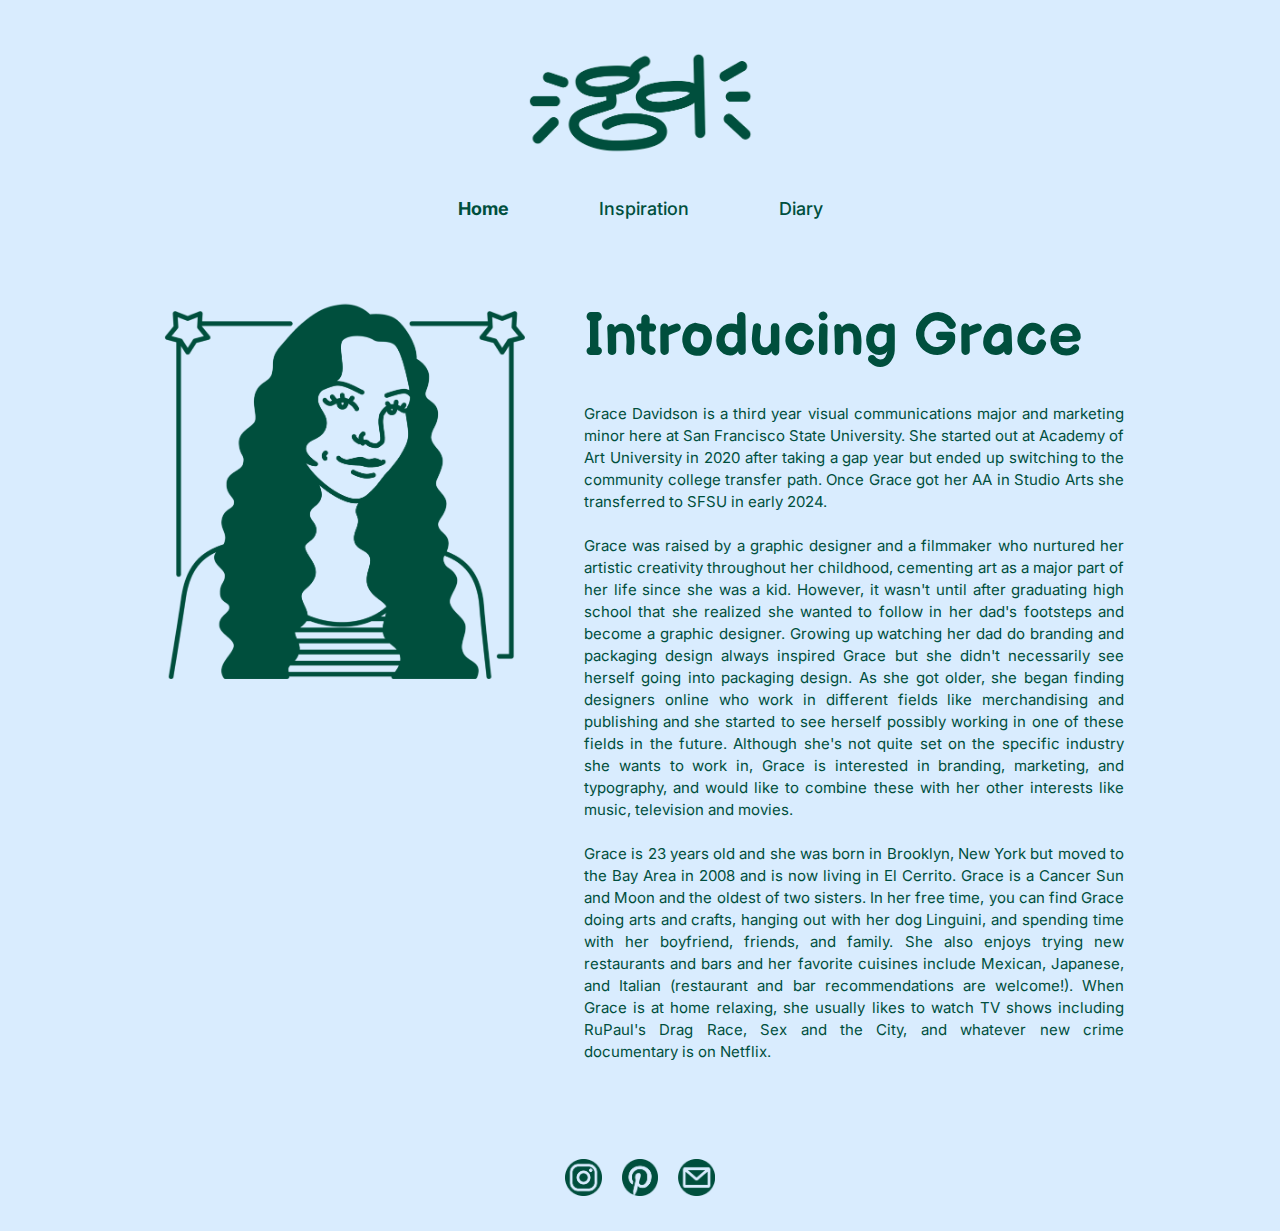
<file: index.html>
<!DOCTYPE html>
<html lang="en">
    <head>
        <meta charset="UTF-8">
        <title>Grace Davidson | Digital Introduction</title>
        <link rel="stylesheet" href="css/style.css">
        <link rel="preconnect" href="https://fonts.googleapis.com">
        <link rel="preconnect" href="https://fonts.gstatic.com" crossorigin>
        <link href="https://fonts.googleapis.com/css2?family=Balsamiq+Sans:ital,wght@0,400;0,700;1,400;1,700&family=Inter:ital,opsz,wght@0,14..32,100..900;1,14..32,100..900&display=swap" rel="stylesheet">
    </head>
    <body>
        <header>
            <section id="gd">
                <a href="index.html"><img src="img/gd.gif" alt="Dark green outline illustration of a woman with long, dark curly hair and a nose ring wearing a striped tank top."></a>
            </section>
            <nav>
                <a id="currentPage" href="index.html">Home</a>
                <a href="inspiration/inspiration.html">Inspiration</a>
                <a href="diary/diary.html">Diary</a>
            </nav>
        </header>
        <section id="introduction">
          <img src="img/grace.png" alt="">
          <article id="bio">
            <h1>Introducing Grace</h1>
            <p>Grace Davidson is a third year visual communications major and marketing minor here at San Francisco State University. 
                She started out at Academy of Art University in 2020 after taking a gap year but ended up switching to the community 
                college transfer path. Once Grace got her AA in Studio Arts she transferred to SFSU in early 2024. 
                <br><br>
                Grace was raised by a graphic designer and a filmmaker who nurtured her artistic creativity throughout her childhood,
                 cementing art as a major part of her life since she was a kid. However, it wasn't until after graduating high school 
                 that she realized she wanted to follow in her dad's footsteps and become a graphic designer. Growing up watching her 
                 dad do branding and packaging design always inspired Grace but she didn't necessarily see herself going into packaging 
                 design. As she got older, she began finding designers online who work in different fields like merchandising and publishing 
                 and she started to see herself possibly working in one of these fields in the future. Although she's not quite set on the specific 
                 industry she wants to work in, Grace is interested in branding, marketing, and typography, and would like to combine these 
                 with her other interests like music, television and movies.
                 <br><br>
                 Grace is 23 years old and she was born in Brooklyn, New York but moved to the Bay Area in 2008 and is now living in El Cerrito. 
                 Grace is a Cancer Sun and Moon and the oldest of two sisters. In her free time, you can find Grace doing arts and crafts, hanging 
                 out with her dog Linguini, and spending time with her boyfriend, friends, and family. She also enjoys trying new restaurants and 
                 bars and her favorite cuisines include Mexican, Japanese, and Italian (restaurant and bar recommendations are welcome!). When Grace 
                 is at home relaxing, she usually likes to watch TV shows including RuPaul's Drag Race, Sex and the City, and whatever new crime documentary is on Netflix.</p>
          </article>  
        </section>
        <footer>
        <section id="socialLinks">
            <a href="https://www.instagram.com/gracedavidsonn/"><img src="img/instagram.png" alt="Instagram"></a>
            <a href="https://pin.it/7bZzCCTfS"><img src="img/pinterest.png" alt="Pinterest"></a>
            <a href="mailto: grace.davidson01@gmail.com"><img src="img/email.png" alt="Email"></a>
        </section>    
        </footer>
    </body>
</html>
</file>
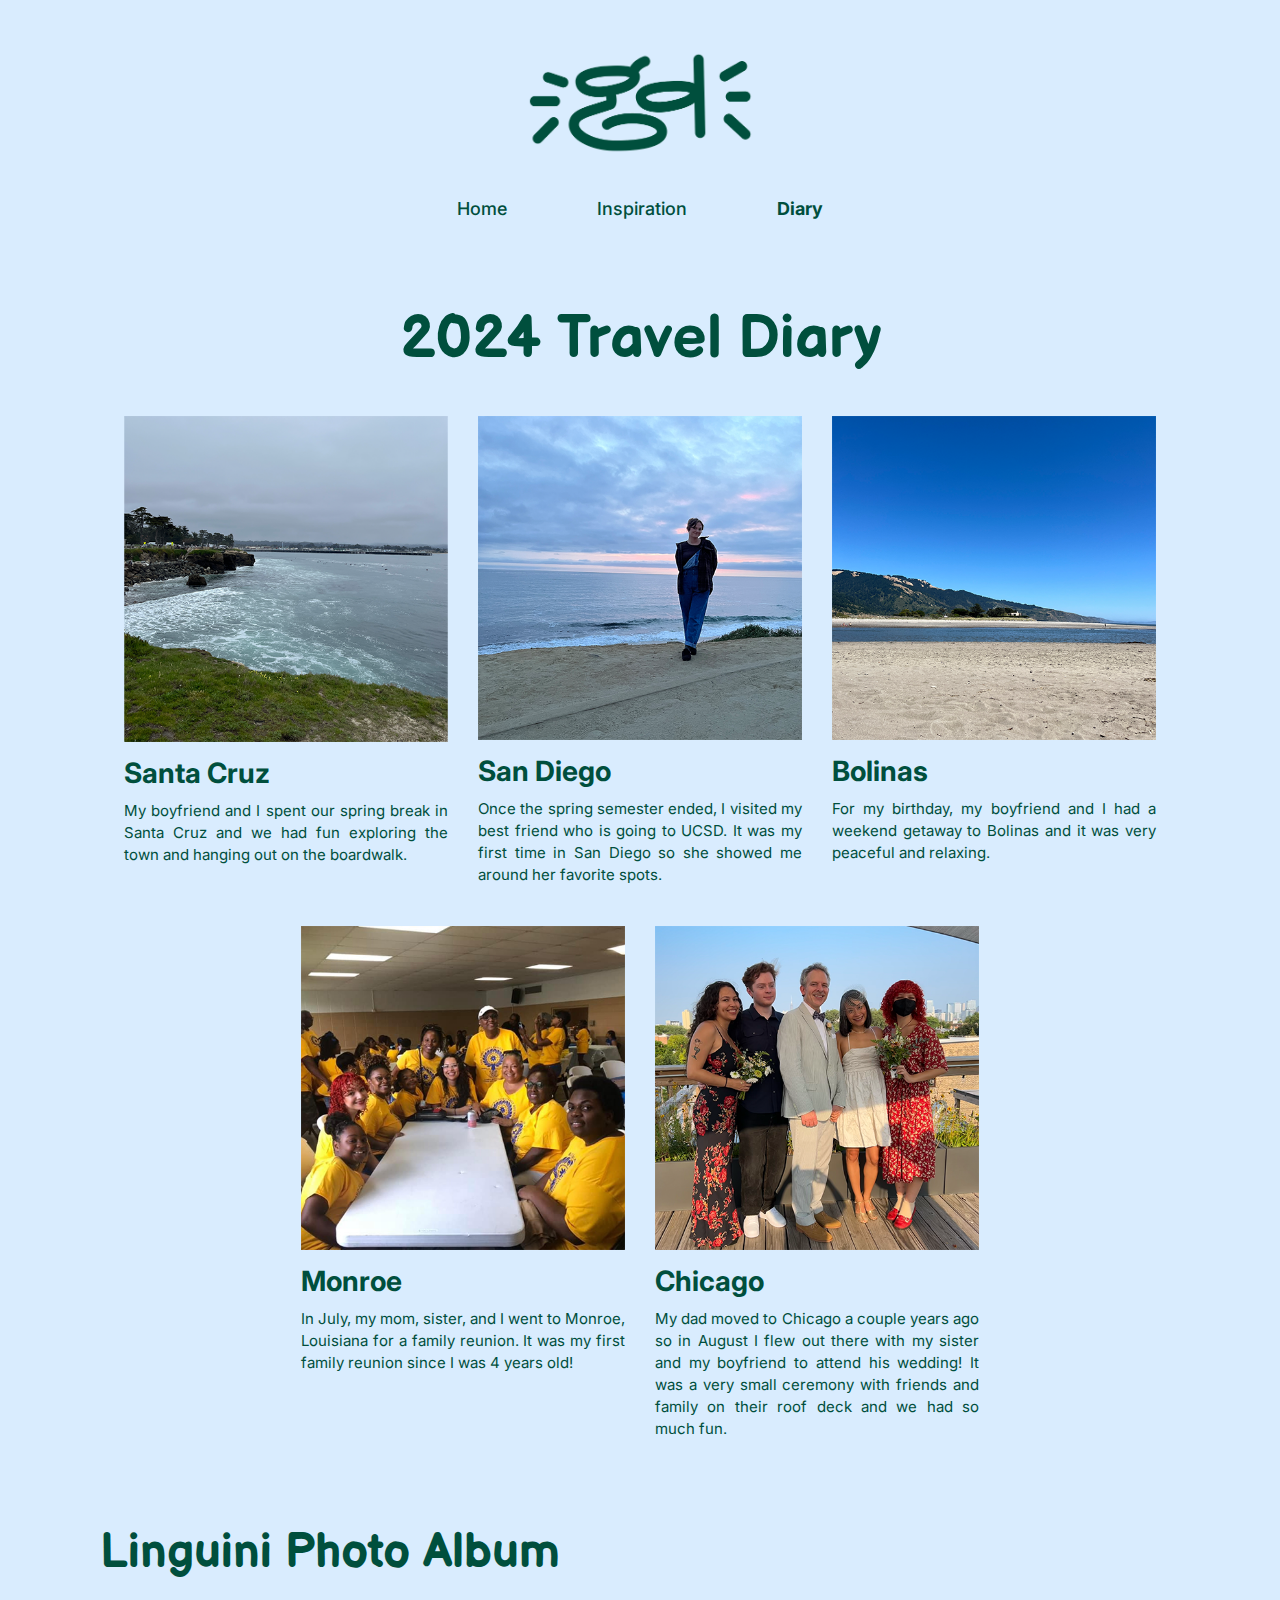
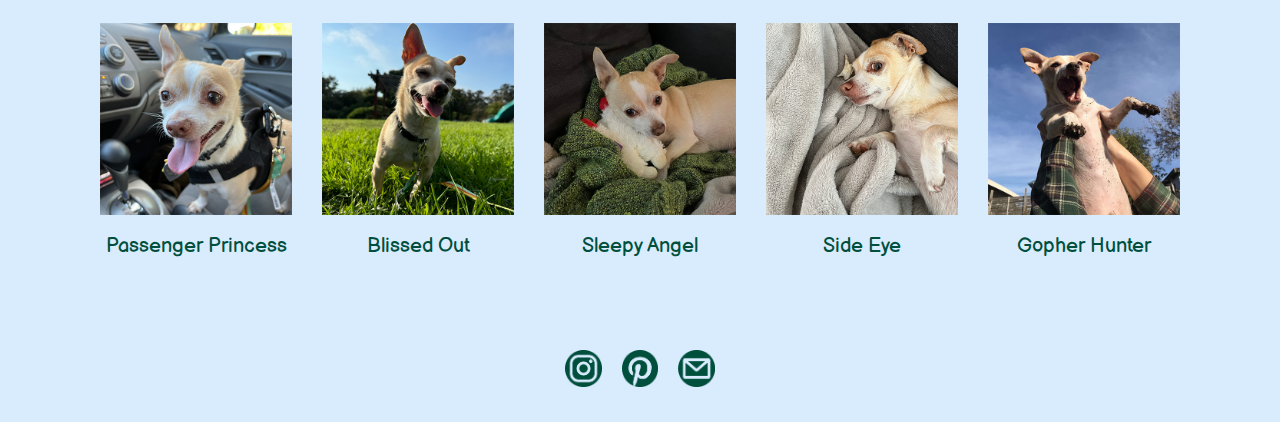
<file: diary/diary.html>
<!DOCTYPE html>
<html lang="en">
    <head>
        <meta charset="UTF-8">
        <title>My Diary</title>
        <link rel="stylesheet" href="../css/style.css">
        <link rel="preconnect" href="https://fonts.googleapis.com">
        <link rel="preconnect" href="https://fonts.gstatic.com" crossorigin>
        <link href="https://fonts.googleapis.com/css2?family=Balsamiq+Sans:ital,wght@0,400;0,700;1,400;1,700&family=Inter:ital,opsz,wght@0,14..32,100..900;1,14..32,100..900&display=swap" rel="stylesheet">
    </head>
    <body>
        <header>
            <section id="gd">
                <a href="../index.html"><img src="../img/gd.gif" alt="Dark green outline illustration of a woman with long, dark curly hair and a nose ring wearing a striped tank top."></a>
            </section>
            <nav>
                <a href="../index.html">Home</a>
                <a href="../inspiration/inspiration.html">Inspiration</a>
                <a id="currentPage" href="diary.html">Diary</a>
            </nav>
        </header>
        <section>
           <h1 id="diaryHeading">2024 Travel Diary</h1>
           <ul id="travelDiary">
               <li>
                   <a href="https://www.santacruz.org"><img src="img/santaCruz.png" alt="Overlooking Monterey Bay from a grassy cliff on a foggy day, surfers dot the water with the Santa Cruz Beach Boardwalk in the distance."></a>
                   <h3>Santa Cruz</h3>
                   <p>My boyfriend and I spent our spring break in Santa Cruz and we had fun exploring the town and hanging out on the boardwalk.</p>
               </li>
               <li>
                   <a href="https://www.sandiego.org/explore.aspx"><img src="img/sanDiego.png" alt="Uma poses in front of a cloudy sunset at Windansea Beach in San Diego."></a>
                   <h3>San Diego</h3>
                   <p>Once the spring semester ended, I visited my best friend who is going to UCSD. It was my first time in San Diego so she showed me around her favorite spots.</p>
               </li>
               <li>
                   <a href="https://en.wikipedia.org/wiki/Bolinas,_California"><img src="img/bolinas.png" alt="Looking out at Mount Tamalpais under a clear blue sky from the sandy shore of Bolinas Beach."></a>
                   <h3>Bolinas</h3>
                   <p>For my birthday, my boyfriend and I had a weekend getaway to Bolinas and it was very peaceful and relaxing.</p>
               </li>
               <li>
                   <a href="https://monroela.us"><img src="img/monroe.png" alt="Grace and nine family members smile as they sit inside at a grey table. All are wearing yellow shirts with a blue graphic marking their 2024 family reunion."></a>
                   <h3>Monroe</h3>
                   <p>In July, my mom, sister, and I went to Monroe, Louisiana for a family reunion. It was my first family reunion since I was 4 years old!</p>
               </li>
               <li>
                   <a href="https://www.choosechicago.com"><img src="img/chicago.png" alt="Bride and groom pose in a short white dress and light colored suit with a man and two women in formal wear holding bouquets in front of the Chicago skyline."></a>
                   <h3>Chicago</h3>
                   <p>My dad moved to Chicago a couple years ago so in August I flew out there with my sister and my boyfriend to attend his wedding! It was a very small ceremony with friends and family on their roof deck and we had so much fun.</p>
               </li>
           </ul>
       </section>
       <section>
           <h2>Linguini Photo Album</h2>
           <ul id="linguini">
               <li>
                   <a href="https://youtu.be/l482T0yNkeo?feature=shared"><img src="img/carLing.png" alt="Small tan chiweenie in a black collar and harness looks to the left as he sticks his tongue out while standing on the passenger seat of a dark grey car."></a>
                   <p>Passenger Princess</p>
               </li>
               <li>
                   <a href="https://youtu.be/naoknj1ebqI?feature=shared"><img src="img/grassLing.png" alt="Small tan chiweenie in a black collar and colorful leash squints and sticks his tongue out as he stands in a field in front of trees and a blue sky."></a>
                   <p>Blissed Out</p>
               </li>
               <li>
                   <a href="https://youtu.be/atYNqvZcQ3M?feature=shared"><img src="img/sleepy.png" alt="Small tan chiweenie looks at the camera as he lays on the couch on a green blanket and rests his head on a white and red lamb toy."></a>
                   <p>Sleepy Angel</p>
               </li>
               <li>
                   <a href="https://youtu.be/QXKvjyoH5lM?feature=shared"><img src="img/sideEye.png" alt="Small tan chiweenie lays on his side on a light grey blanket and side eyes the camera as he protects a small piece of bone next to him."></a>
                   <p>Side Eye</p>
               </li>
               <li>
                   <a href="https://youtu.be/09LTT0xwdfw?feature=shared"><img src="img/muddy.png" alt="Small tan chiweenie with muddy paws and dirt on his belly opens his mouth as he is lifted in front of trees and a blue sky by a person in a green plaid shirt."></a>
                   <p>Gopher Hunter</p>
               </li>
           </ul>
       </section>
       <footer>
        <section id="socialLinks">
            <a href="https://www.instagram.com/gracedavidsonn/"><img src="../img/instagram.png" alt="Instagram"></a>
            <a href="https://pin.it/7bZzCCTfS"><img src="../img/pinterest.png" alt="Pinterest"></a>
            <a href="mailto: grace.davidson01@gmail.com"><img src="../img/email.png" alt="Email"></a>
        </section>   
        </footer>
    </body>
</html>
</file>
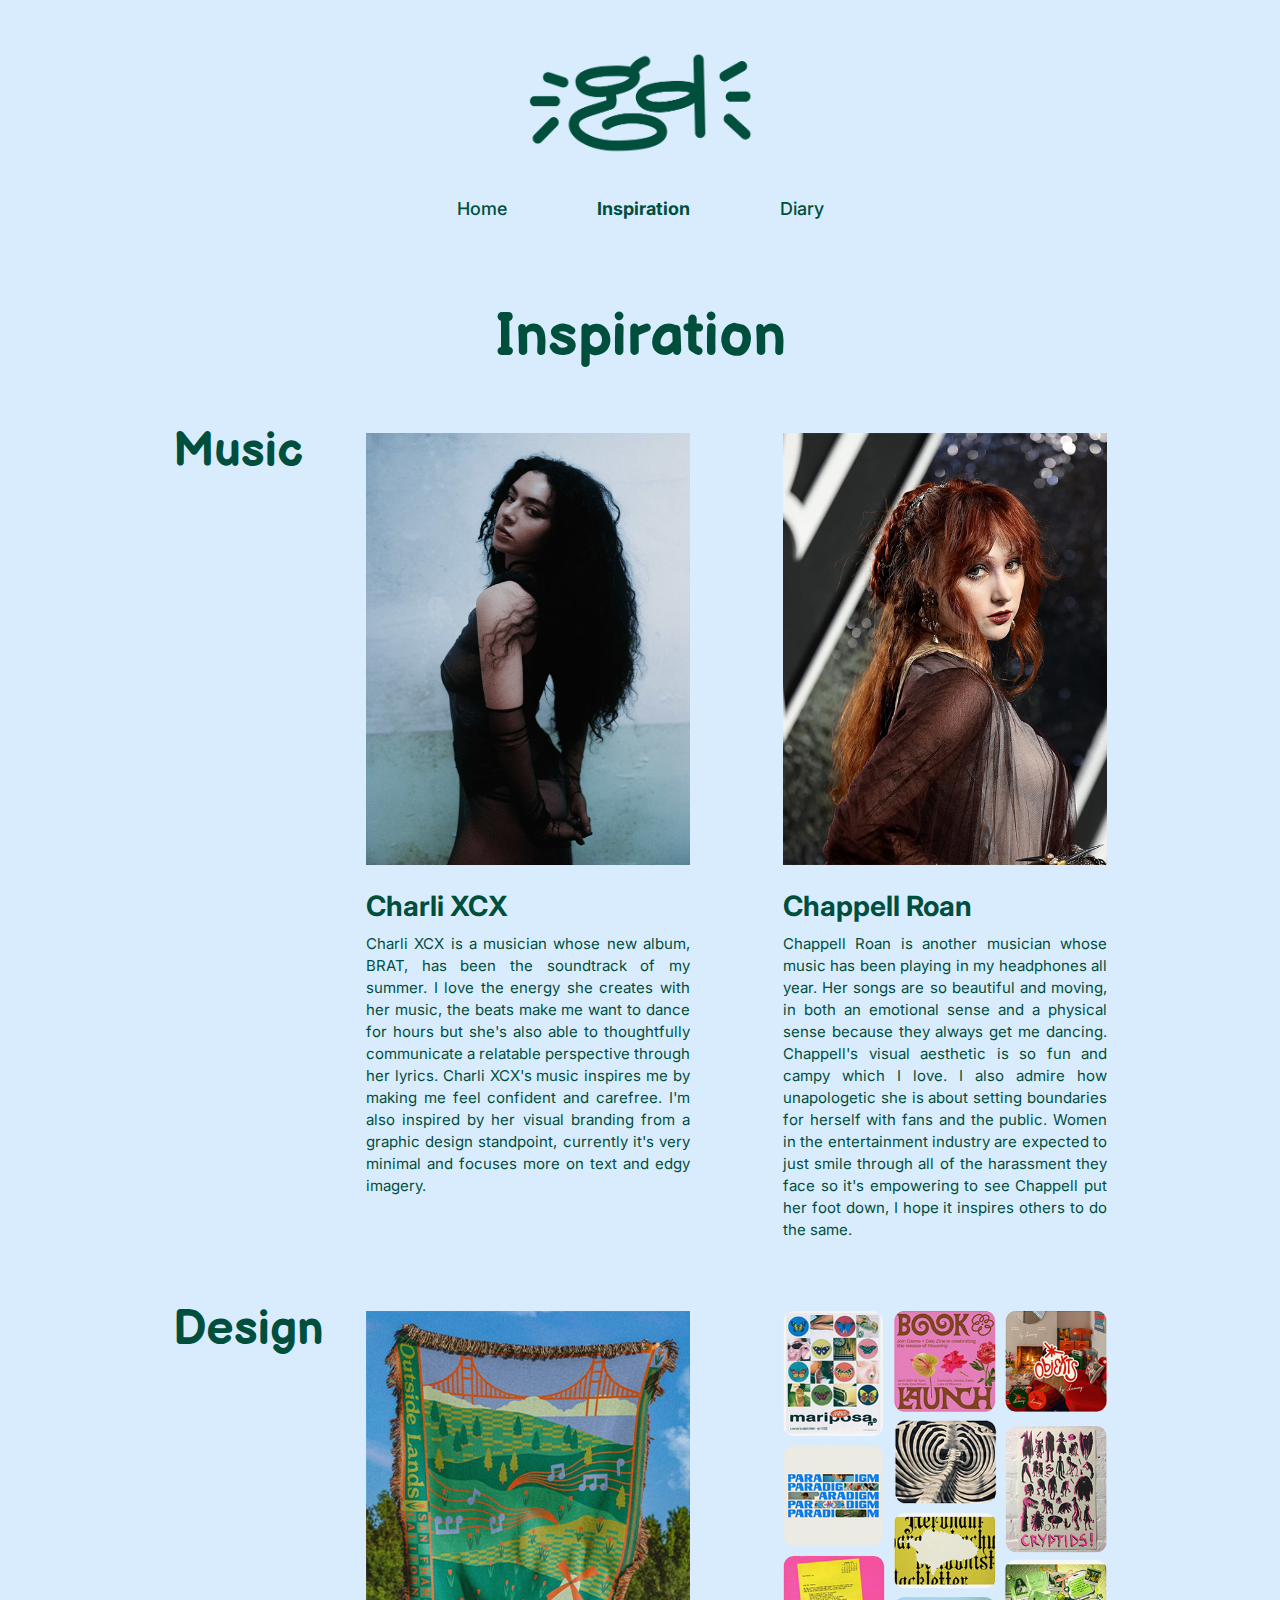
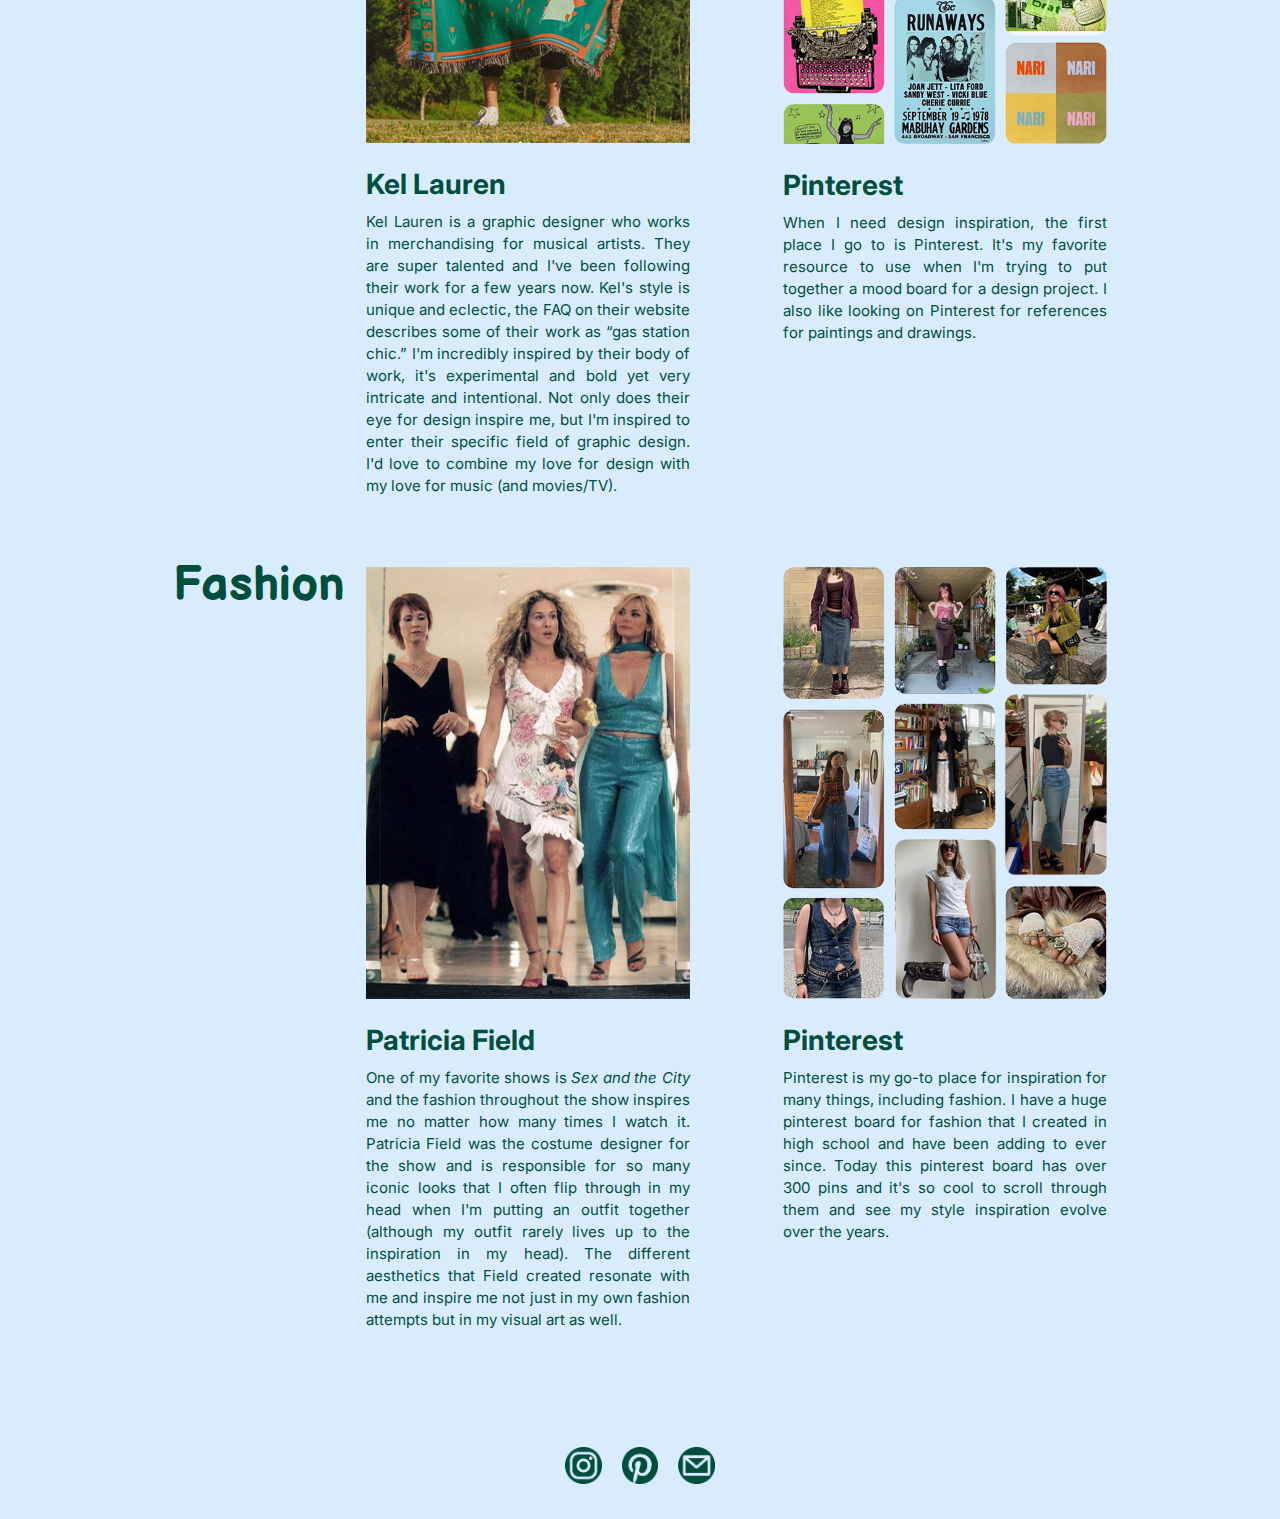
<file: inspiration/inspiration.html>
<!DOCTYPE html>
<html lang="en">
    <head>
        <meta charset="UTF-8">
        <title>Who Inspires Me?</title>
        <link rel="stylesheet" href="../css/style.css">
        <link rel="preconnect" href="https://fonts.googleapis.com">
        <link rel="preconnect" href="https://fonts.gstatic.com" crossorigin>
        <link href="https://fonts.googleapis.com/css2?family=Balsamiq+Sans:ital,wght@0,400;0,700;1,400;1,700&family=Inter:ital,opsz,wght@0,14..32,100..900;1,14..32,100..900&display=swap" rel="stylesheet">
    </head>
    <body>
        <header>
            <section id="gd">
                <a href="../index.html"><img src="../img/gd.gif" alt="Dark green outline illustration of a woman with long, dark curly hair and a nose ring wearing a striped tank top."></a>
            </section>
            <nav>
                <a href="../index.html">Home</a>
                <a id="currentPage" href="inspiration.html">Inspiration</a>
                <a href="../diary/diary.html">Diary</a>
            </nav>
        </header>
        <div id="inspiration">
            <h1>Inspiration</h1>
         <section class="inspirationSection">    
              <h2>Music</h2>
              <article class="inspirationArticle">
                  <img src="img/charliXcx.png" alt="Charli XCX, a woman with long, curly black hair turns towards the camera while posing in front of a white wall in a sheer black sleeveless dress with matching opera gloves.">
                  <h3><a href="https://music.apple.com/us/artist/charli-xcx/432942256">Charli XCX</a></h3>
                  <p>Charli XCX is a musician whose new album, BRAT, has been the soundtrack of my summer. 
                    I love the energy she creates with her music, the beats make me want to dance for hours 
                    but she's also able to thoughtfully communicate a relatable perspective through her lyrics. 
                    Charli XCX's music inspires me by making me feel confident and carefree. I'm also inspired 
                    by her visual branding from a graphic design standpoint, currently it's very minimal and 
                    focuses more on text and edgy imagery.</p>
              </article>
              <article class="inspirationArticle">
                  <img src="img/chappellRoan.png" alt="Chappell Roan, a woman with long red hair in a half updo poses in a flowy, sheer black dress.">
                  <h3><a href="https://music.apple.com/us/artist/chappell-roan/1264818718">Chappell Roan</a></h3>
                  <p>Chappell Roan is another musician whose music has been playing in my headphones all year. 
                    Her songs are so beautiful and moving, in both an emotional sense and a physical sense because 
                    they always get me dancing. Chappell's visual aesthetic is so fun and campy which I love. I also 
                    admire how unapologetic she is about setting boundaries for herself with fans and the public. 
                    Women in the entertainment industry are expected to just smile through all of the harassment 
                    they face so it's empowering to see Chappell put her foot down, I hope it inspires others to do the same.</p>
              </article>
         </section>
         <section class="inspirationSection">
              <h2>Design</h2>
              <article class="inspirationArticle">
                  <img src="img/kelLauren.png" alt="Blanket designed by Kel Lauren for Outside Lands featuring a landscape of Golden Gate Park with the Golden Gate Bridge in the background.">
                  <h3><a href="https://kellauren.design">Kel Lauren</a></h3>
                  <p>Kel Lauren is a graphic designer who works in merchandising for musical artists. 
                    They are super talented and I've been following their work for a few years now. Kel's 
                    style is unique and eclectic, the FAQ on their website describes some of their work as 
                    “gas station chic.” I'm incredibly inspired by their body of work, it's experimental 
                    and bold yet very intricate and intentional. Not only does their eye for design inspire 
                    me, but I'm inspired to enter their specific field of graphic design. I'd love to combine 
                    my love for design with my love for music (and movies/TV).</p>
              </article>
              <article class="inspirationArticle">
                  <img src="img/designPinterest.png" alt="A collection of colorful graphic designs from Pinterest.">
                  <h3><a href="https://www.pinterest.com/">Pinterest</a></h3>
                  <p>When I need design inspiration, the first place I go to is Pinterest. It's my 
                    favorite resource to use when I'm trying to put together a mood board for a design 
                    project. I also like looking on Pinterest for references for paintings and drawings.</p>
              </article>
         </section>
         <section class="inspirationSection">
              <h2>Fashion</h2>
              <article class="inspirationArticle">
                  <img src="img/patriciaField.png" alt="Cynthia Nixon in a sleeveless black dress, Sarah Jessica Parker in a white and pink sleeveless dress, Kim Cattrall in light blue tank top and pant set.">
                  <h3><a href="https://patriciafield.com">Patricia Field</a></h3>
                  <p>One of my favorite shows is <em>Sex and the City</em> and the fashion throughout 
                    the show inspires me no matter how many times I watch it. Patricia Field was the 
                    costume designer for the show and is responsible for so many iconic looks that I 
                    often flip through in my head when I'm putting an outfit together (although my outfit 
                    rarely lives up to the inspiration in my head). The different aesthetics that Field 
                    created resonate with me and inspire me not just in my own fashion attempts but in 
                    my visual art as well. </p>
              </article>
              <article class="inspirationArticle">
                  <img src="img/fashionPinterest.png" alt="A collection of women's outfits from Pinterest.">
                  <h3><a href="https://www.pinterest.com/">Pinterest</a></h3>
                  <p>Pinterest is my go-to place for inspiration for many things, including fashion. 
                    I have a huge pinterest board for fashion that I created in high school and have 
                    been adding to ever since. Today this pinterest board has over 300 pins and it's 
                    so cool to scroll through them and see my style inspiration evolve over the years.</p>
              </article>
         </section>
        </div>
        <footer>
            <section id="socialLinks">
                <a href="https://www.instagram.com/gracedavidsonn/"><img src="../img/instagram.png" alt="Instagram"></a>
                <a href="https://pin.it/7bZzCCTfS"><img src="../img/pinterest.png" alt="Pinterest"></a>
                <a href="mailto: grace.davidson01@gmail.com"><img src="../img/email.png" alt="Email"></a>
            </section>   
        </footer>
    </body>
</html>
</file>
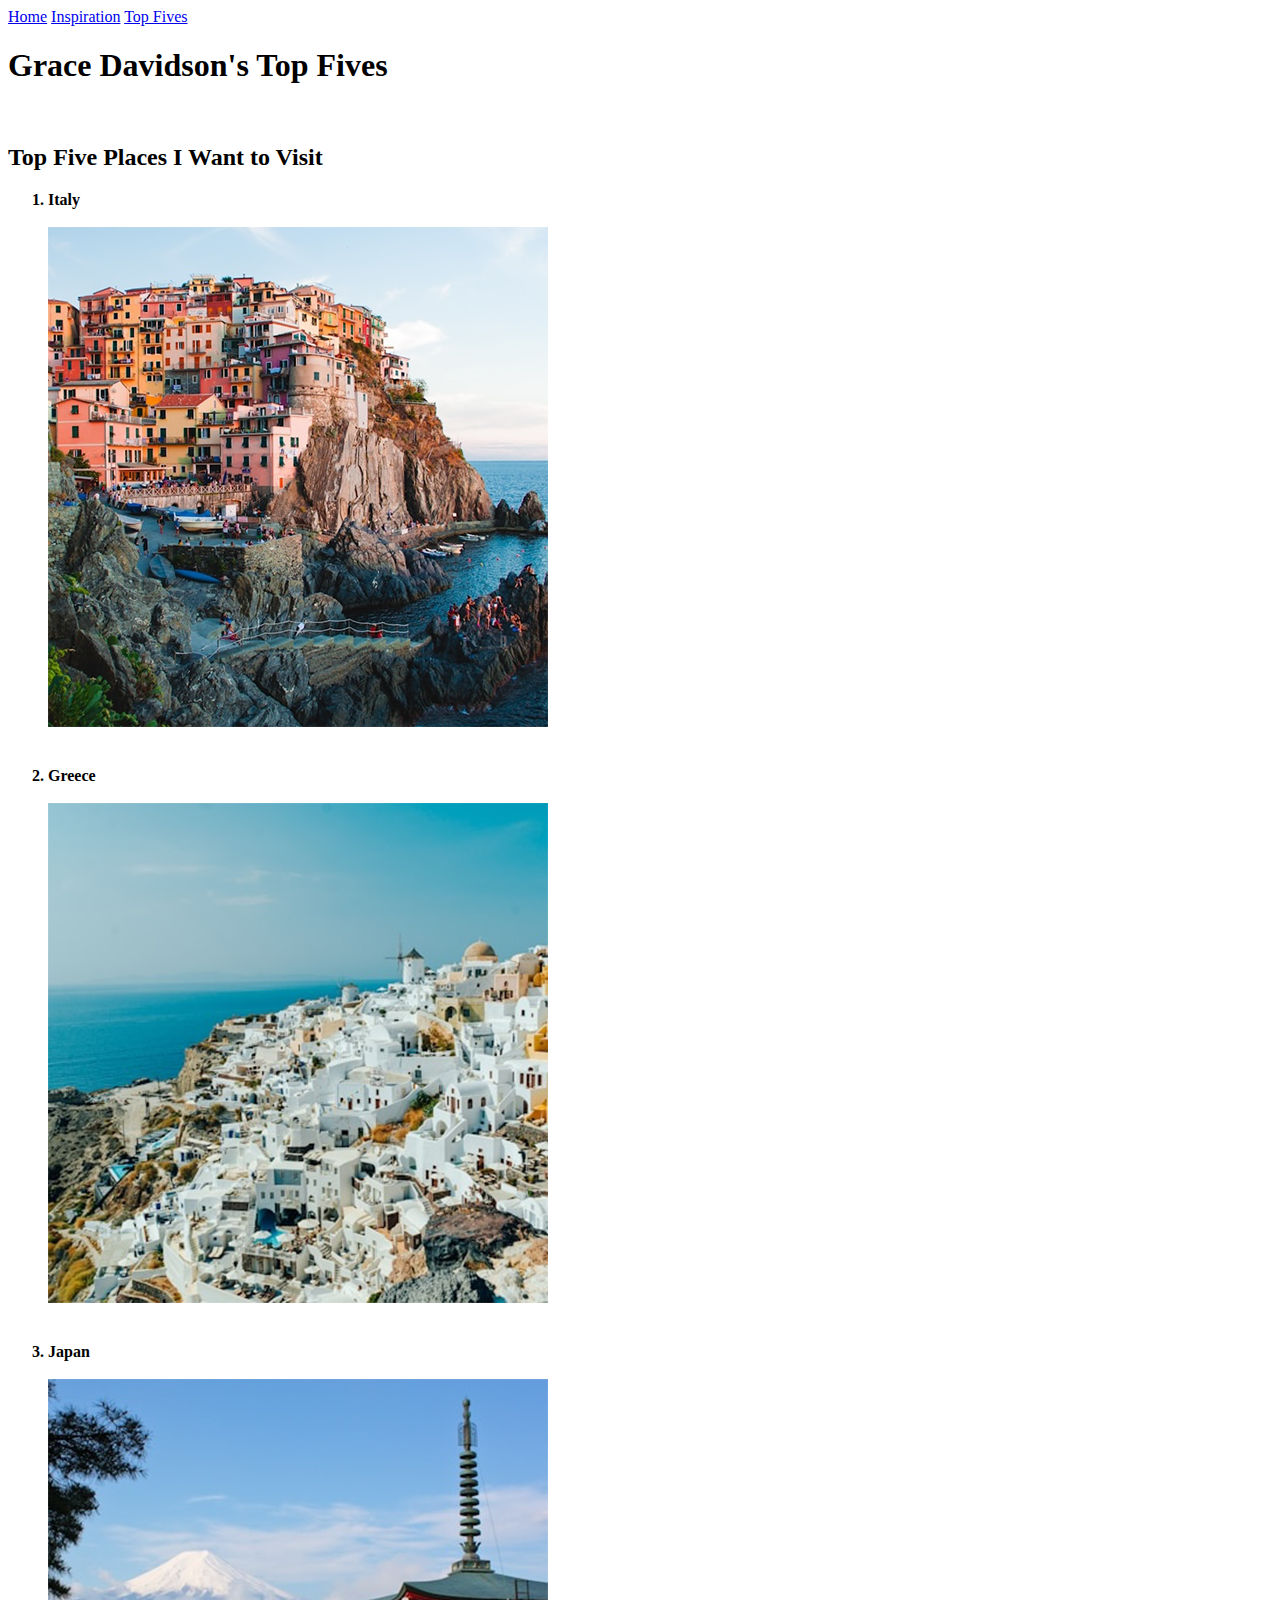
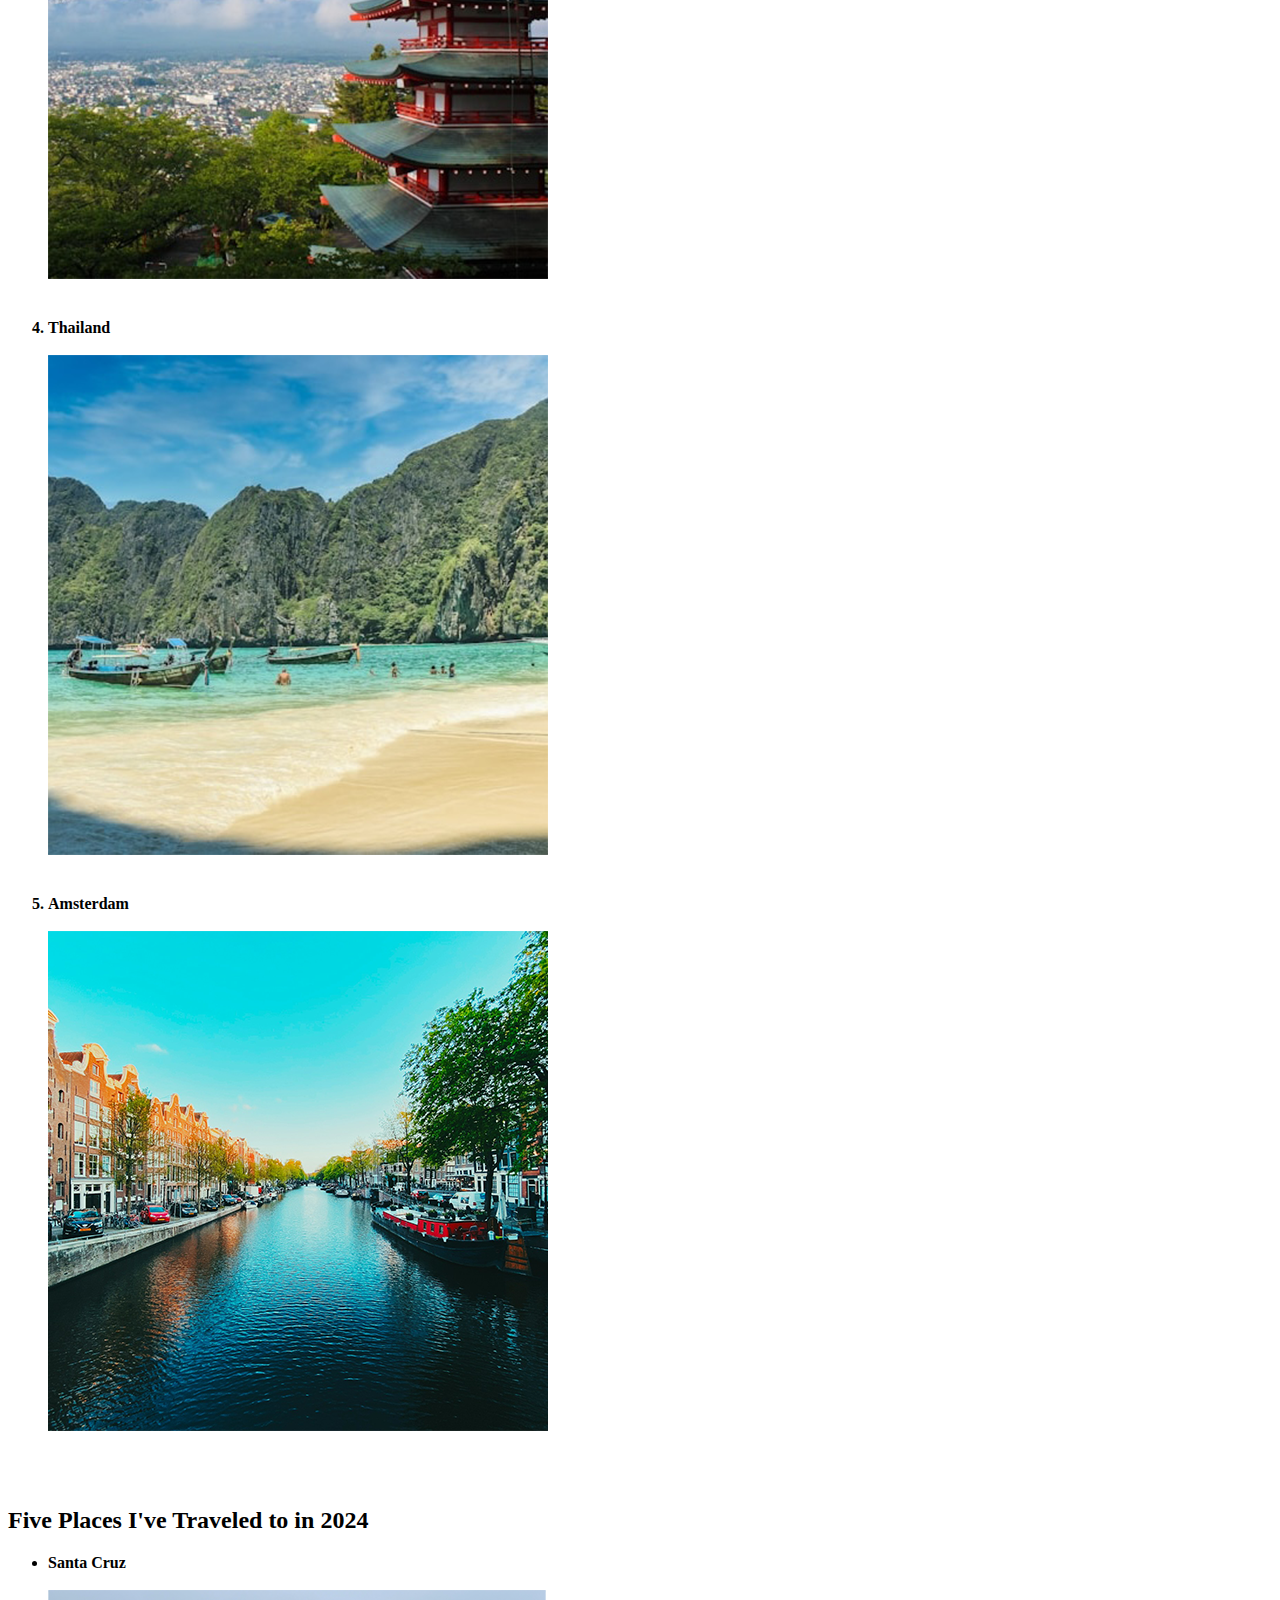
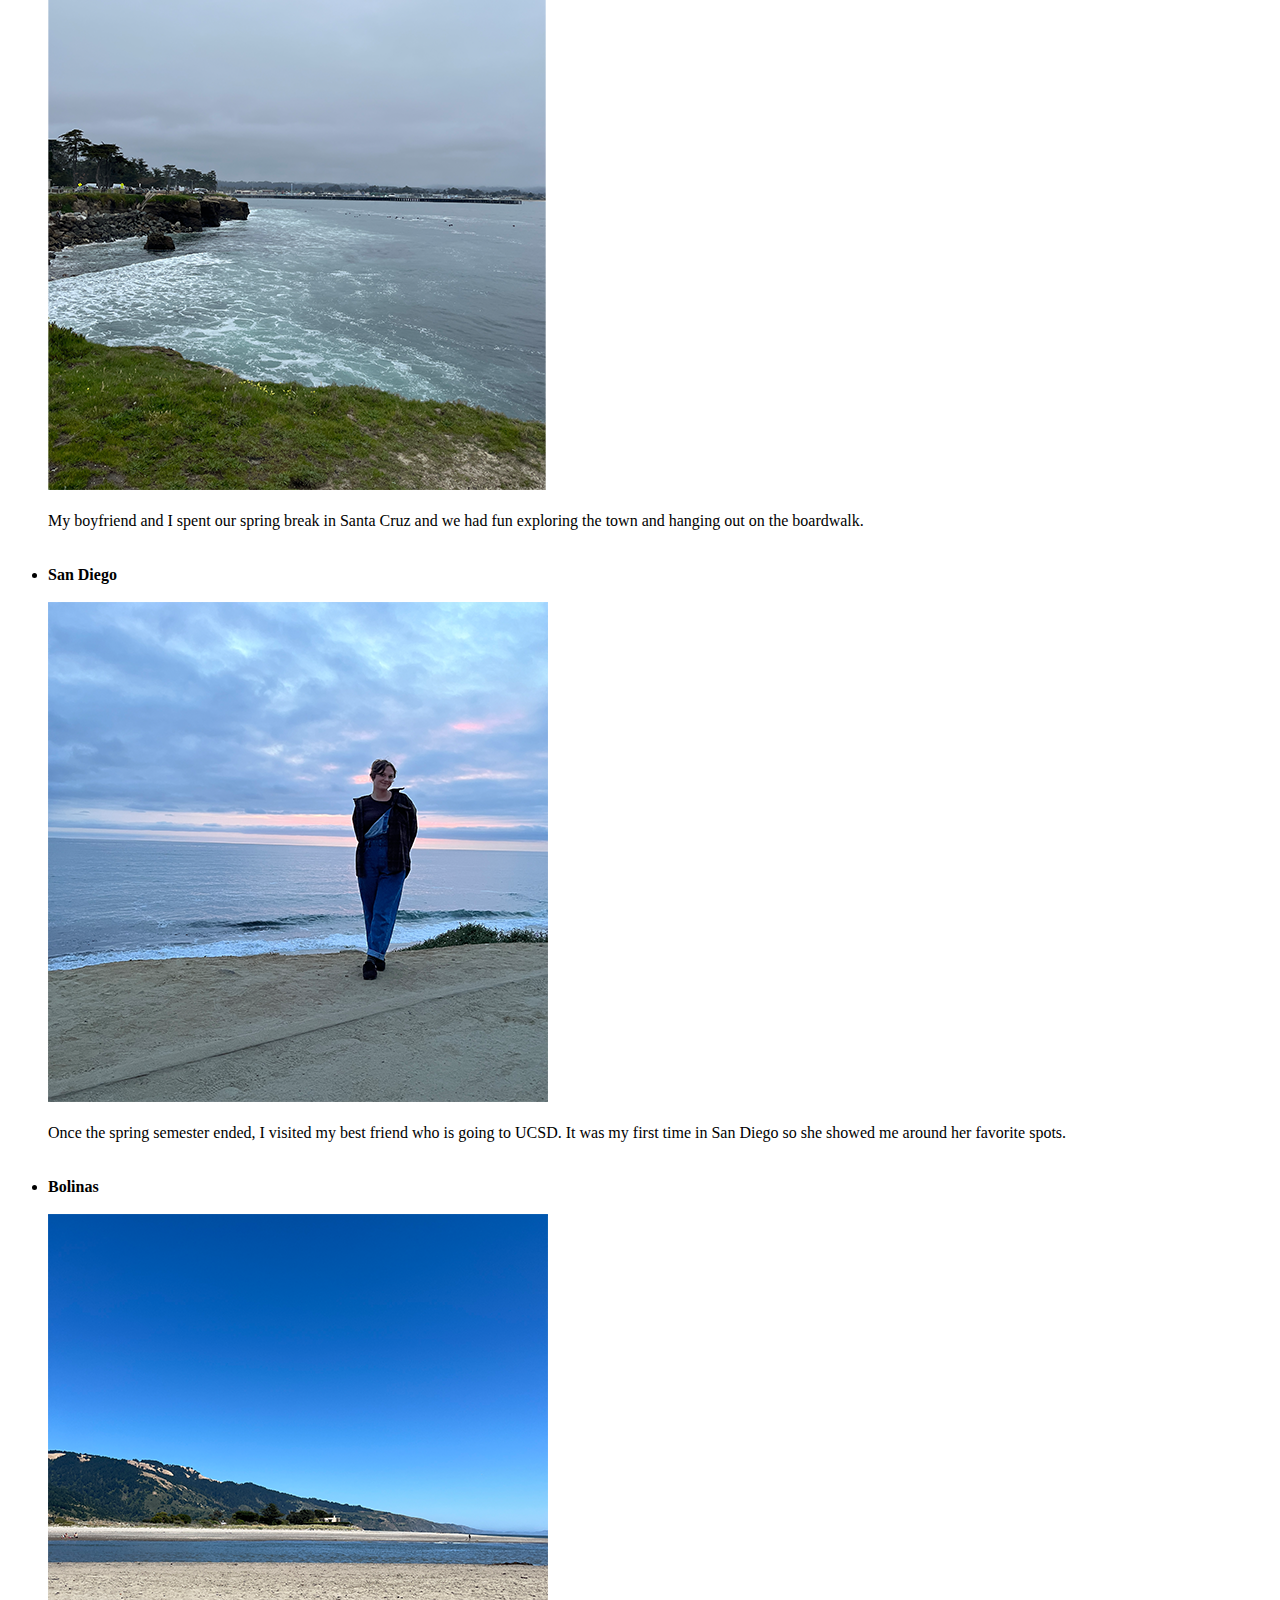
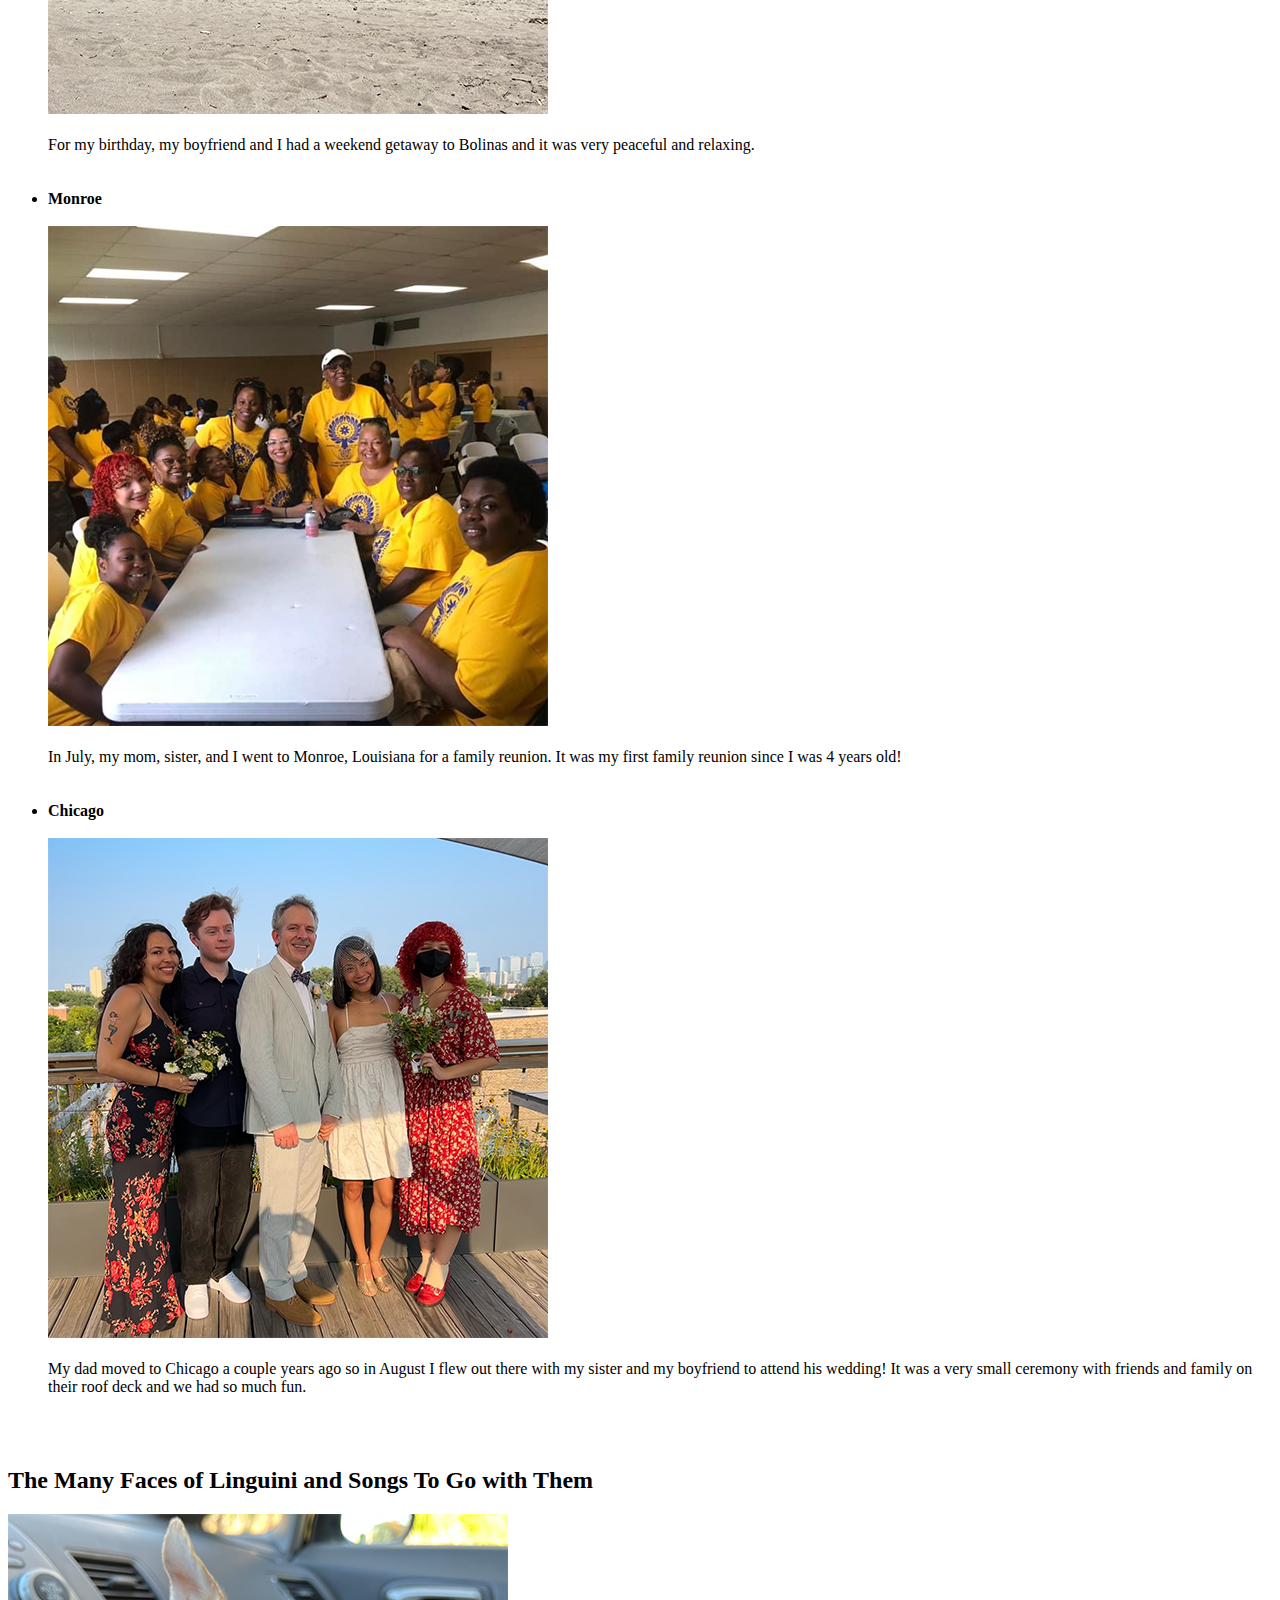
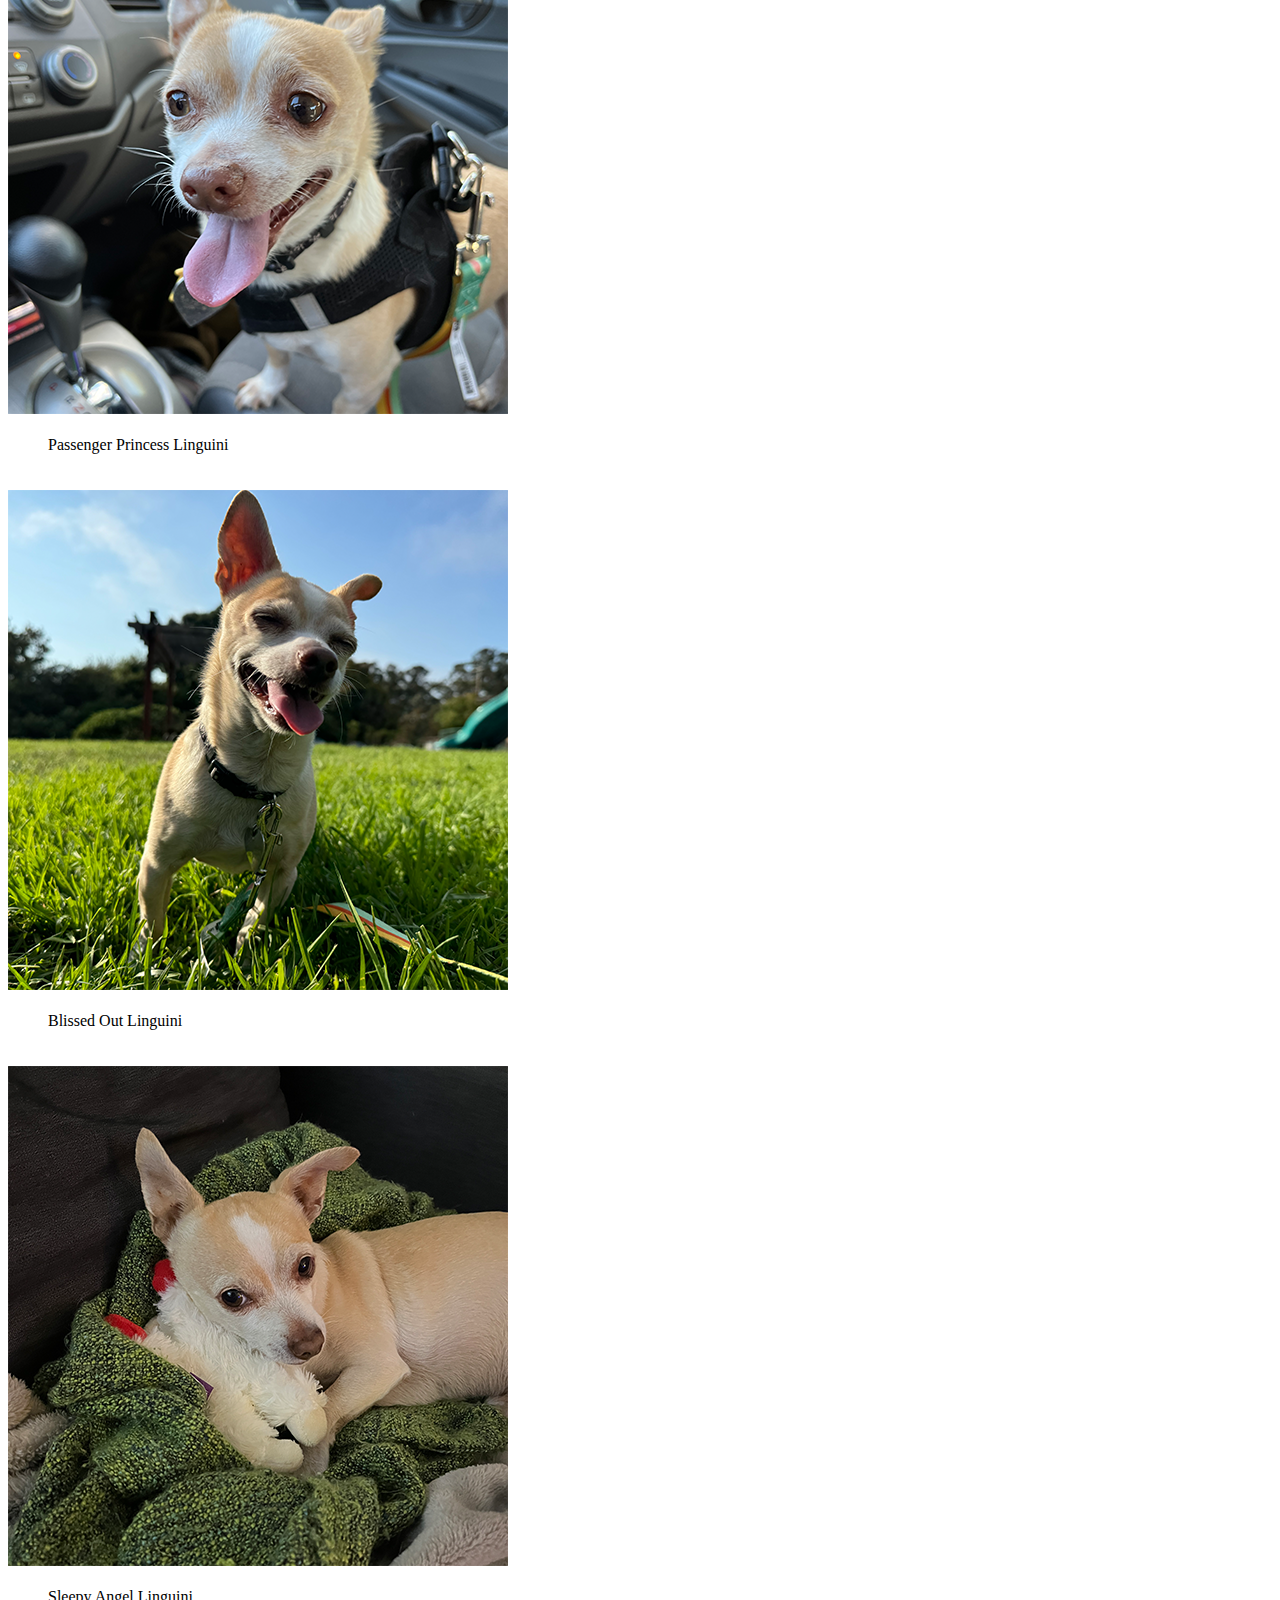
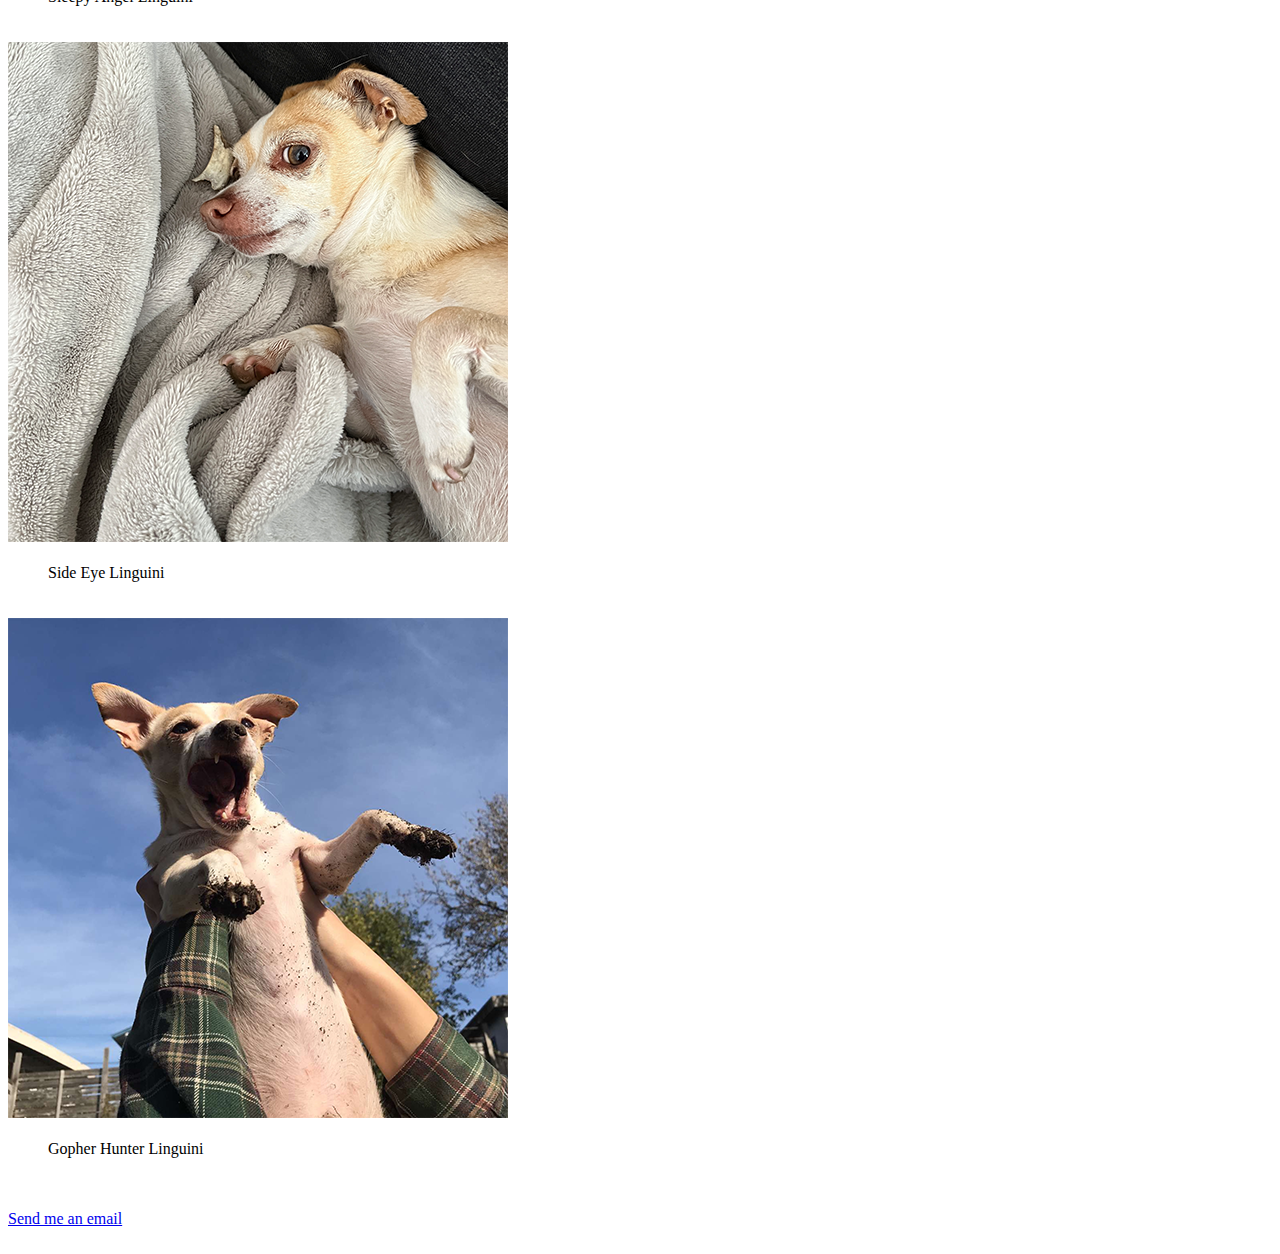
<file: topFives/topFives.html>
<!DOCTYPE html>
<html lang="en">
    <head>
        <meta charset="UTF-8">
        <title>Grace Davidson's Top Fives</title>
    </head>
    <body>
        <header>
            <nav>
                <a href="../index.html">Home</a>
                <a href="../inspiration/inspiration.html">Inspiration</a>
                <a href="topFives.html">Top Fives</a>
            </nav>
        </header>
        <section>
           <h1>Grace Davidson's Top Fives</h1>
           <br>
           <h2>Top Five Places I Want to Visit</h2>
           <ol>
               <strong><li>Italy
                   <br><br>
                   <img src="img/italy.png" alt="Cliffside view of multicolored buildings in Cinque Terre, Italy overlooking the Ligurian Sea under a light blue sky with a few clouds.">
               </li></strong>
               <br><br>
               <strong><li>Greece
                   <br><br>
                   <img src="img/greece.png" alt="Aerial view of white buildings covering the coast of Santorini with a clear blue sky and the Aegean Sea in the background.">
               </li></strong>
               <br><br>
               <strong><li>Japan
                   <br><br>
                   <img src="img/tokyo.png" alt="Arakura Fuji Sengen Shrine in front of a line of trees. In the distance, the city of Fujiyoshida is seen below a cloud covered Mount Fuji and a blue sky.">
               </li></strong>
               <br><br>
               <strong><li>Thailand
                   <br><br>
                   <img src="img/thailand.png" alt="The tree covered cliffs of Koh Phi Phi Don Island divide blue sky and water where three boats and some people wade near the shore.">
               </li></strong>
               <br><br>
               <strong><li>Amsterdam
                   <br><br>
                   <img src="img/amsterdam.png" alt="Under a bright blue sky, a red and black boat sits on Prinsengracht Canal in Amsterdam between two streets lined with trees, buildings, and cars.">
               </li></strong>
           </ol>
           <br><br>
           <h2>Five Places I've Traveled to in 2024</h2>
           <ul>
               <li><strong>Santa Cruz</strong>
                   <br><br>
                   <img src="img/santaCruz.png" alt="Overlooking Monterey Bay from a grassy cliff on a foggy day, surfers dot the water with the Santa Cruz Beach Boardwalk in the distance.">
                   <br><br>
                   My boyfriend and I spent our spring break in Santa Cruz and we had fun exploring the town and hanging out on the boardwalk.
               </li>
               <br><br>
               <li><strong>San Diego</strong>
                   <br><br>
                   <img src="img/sanDiego.png" alt="Uma poses in front of a cloudy sunset at Windansea Beach in San Diego.">
                   <br><br>
                   Once the spring semester ended, I visited my best friend who is going to UCSD. It was my first time in San Diego so she showed me around her favorite spots.
               </li>
               <br><br>
               <li><strong>Bolinas</strong>
                   <br><br>
                   <img src="img/bolinas.png" alt="Looking out at Mount Tamalpais under a clear blue sky from the sandy shore of Bolinas Beach.">
                   <br><br>
                   For my birthday, my boyfriend and I had a weekend getaway to Bolinas and it was very peaceful and relaxing.
               </li>
               <br><br>
               <li><strong>Monroe</strong>
                   <br><br>
                   <img src="img/monroe.png" alt="Grace and nine family members smile as they sit inside at a grey table. All are wearing yellow shirts with a blue graphic marking their 2024 family reunion.">
                   <br><br>
                   In July, my mom, sister, and I went to Monroe, Louisiana for a family reunion. It was my first family reunion since I was 4 years old!
               </li>
               <br><br>
               <li><strong>Chicago</strong>
                   <br><br>
                   <img src="img/chicago.png" alt="Bride and groom pose in a short white dress and light colored suit with a man and two women in formal wear holding bouquets in front of the Chicago skyline.">
                   <br><br>
                   My dad moved to Chicago a couple years ago so in August I flew out there with my sister and my boyfriend to attend his wedding! It was a very small ceremony with friends and family on their roof deck and we had so much fun.
               </li>
           </ul>
           <br><br>
           <h2>The Many Faces of Linguini and Songs To Go with Them</h2>
           <dl>
               <dt><a href="https://youtu.be/l482T0yNkeo?feature=shared"><img src="img/carLing.png" alt="Small tan chiweenie in a black collar and harness looks to the left as he sticks his tongue out while standing on the passenger seat of a dark grey car."></a></dt>
               <br>
               <dd>Passenger Princess Linguini</dd>
               <br><br>
               <dt><a href="https://youtu.be/naoknj1ebqI?feature=shared"><img src="img/grassLing.png" alt="Small tan chiweenie in a black collar and colorful leash squints and sticks his tongue out as he stands in a field in front of trees and a blue sky."></a></dt>
               <br>
               <dd>Blissed Out Linguini</dd>
               <br><br>
               <dt><a href="https://youtu.be/atYNqvZcQ3M?feature=shared"><img src="img/sleepy.png" alt="Small tan chiweenie looks at the camera as he lays on the couch on a green blanket and rests his head on a white and red lamb toy."></a></dt>
               <br>
               <dd>Sleepy Angel Linguini</dd>
               <br><br>
               <dt><a href="https://youtu.be/QXKvjyoH5lM?feature=shared"><img src="img/sideEye.png" alt="Small tan chiweenie lays on his side on a light grey blanket and side eyes the camera as he protects a small piece of bone next to him."></a></dt>
               <br>
               <dd>Side Eye Linguini</dd>
               <br><br>
               <dt><a href="https://youtu.be/09LTT0xwdfw?feature=shared"><img src="img/muddy.png" alt="Small tan chiweenie with muddy paws and dirt on his belly opens his mouth as he is lifted in front of trees and a blue sky by a person in a green plaid shirt."></a></dt>
               <br>
               <dd>Gopher Hunter Linguini</dd>
               <br><br>
           </dl>
       </section>
       <footer>
           <a href="mailto: grace.davidson01@gmail.com">Send me an email</a>
           <br><br>
        </footer>
    </body>
</html>
</file>
<file: css/style.css>
* {
    margin: 0px;
    padding: 0px;
}
body {
    background-color: #D9ECFE;
    color: #004F3D;
    margin: 20px 100px;
}

/* HEADER */
header {
    display: flex;
    flex-direction: column;
    flex-wrap: wrap;
    align-content: center;
    align-items: center;
    gap: 5%;
}

nav {
    display: flex;
    flex-direction: row;
    padding: 10px 10px 20px 10px;
    text-align: center;
    justify-content: space-evenly;
    gap: 50px;
    margin: 0px 250px;
}

nav a {
    font-family: 'Inter', Arial, Helvetica, sans-serif; 
    font-size: 18px;
    font-weight: 500;
    text-decoration: none;
    padding: 20px;
    color: #004F3D;
}

nav a:hover {
    font-weight: 700;
}

#currentPage {
    font-weight: 700;
}

#gd {
    display: flex;
    width: 100%;
    padding-top: 3%;
    padding-bottom: 1%;
    justify-content: center;
}

#gd img {
    width: 225px;
    align-self: flex-end;
}



/* TEXT STYLING */
h1 {
    font-family: 'Balsamiq Sans', Arial, Helvetica, sans-serif;
    font-size: 60px;
    font-weight: 700;
    padding: 20px 0px;
    text-align: center;
}

h2 {
    font-family: 'Balsamiq Sans', Arial, Helvetica, sans-serif;
    font-size: 48px;
    font-weight: 700;
    text-decoration: none;
    padding: 20px 0px;
}

h3 {
    color: #004F3D;
    font-family: 'Inter', Arial, Helvetica, sans-serif;
    font-weight: 700;
    font-size: 28px;
    text-decoration: none;
    padding: 0px;
}

h3 a {
    color: #004F3D;
    font-family: 'Inter', Arial, Helvetica, sans-serif;
    font-weight: 700;
    font-size: 28px;
    text-decoration: none;
    padding: 0px;
}

p {
    font-family: 'Inter', Arial, Helvetica, sans-serif;
    font-size: 15px;
    line-height: 22px;
    padding: 10px 0px;
    text-align: justify;
}



/* FOOTER */
footer {
    display: flex;
    flex-direction: row;
    justify-content: center;
    padding-top: 3%;
    padding-bottom: 1%;
}
#socialLinks {
    display: flex;
    flex-direction: row;
    justify-content: center;
    gap: 20px;
    width: 150px;
}

#socialLinks a img {
    width: 100%;

}



/* HOME PAGE */
#introduction {
    display: flex;
    flex-direction:row;
    flex-wrap: nowrap;
    justify-content: center;
    align-items: center;
    gap: 50px;
    padding-top: 2%;
    padding-bottom: 5%;
}

#bio {
    width: 50%;
    align-self: flex-start;
}

#bio h1 {
    text-align: left;
}

#introduction img {
    width: 35%;
    padding-top: 20px;
    align-self: flex-start;
}



/* INSPIRATION PAGE */
#inspiration {
    display: flex;
    flex-direction: column;
    padding-top: 2%;
    padding-bottom: 5%;
}

.inspirationSection {
    display: flex;
    flex-direction: row;
    justify-content: space-evenly;
    gap: 20px;
    padding: 20px 0px;
    flex-grow: 1;
}

.inspirationSection h2 {
    padding: 10px 0px;
    text-align: right;
    width: 100px;

}

.inspirationArticle h3 a {
    padding: 0px;
}

.inspirationArticle h3 a:hover {
    color: black;
}

.inspirationArticle {
    width: 30%;
}

.inspirationArticle img {
    width: 100%;
    padding: 20px 0px;
}

.inspirationArticle p {
    width: 100%;
}



/* DIARY PAGE */
#travelDiary {
    display: flex;
    flex-direction: row;
    flex-wrap: wrap;
    justify-content: center;
    gap: 30px;
    padding-top: 2%;
    padding-bottom: 5%;
}

#diaryHeading {
    padding-top: 4%;
}

li {
    list-style: none;
    width: 30%;
}

li img {
    width: 100%;
    padding-bottom: 10px;
}

#linguini {
    display: flex;
    flex-direction: row;
    flex-wrap: nowrap;
    justify-content: center;
    gap: 30px;
    padding-top: 2%;
    padding-bottom: 5%;
}

#linguini li {
    width: 20%;
}

#linguini li p {
    text-align: center;
    font-family: 'Balsamiq Sans', Arial, Helvetica, sans-serif;
    font-size: 20px;
    line-height: 15px;
    font-weight: 400;
}
</file>
